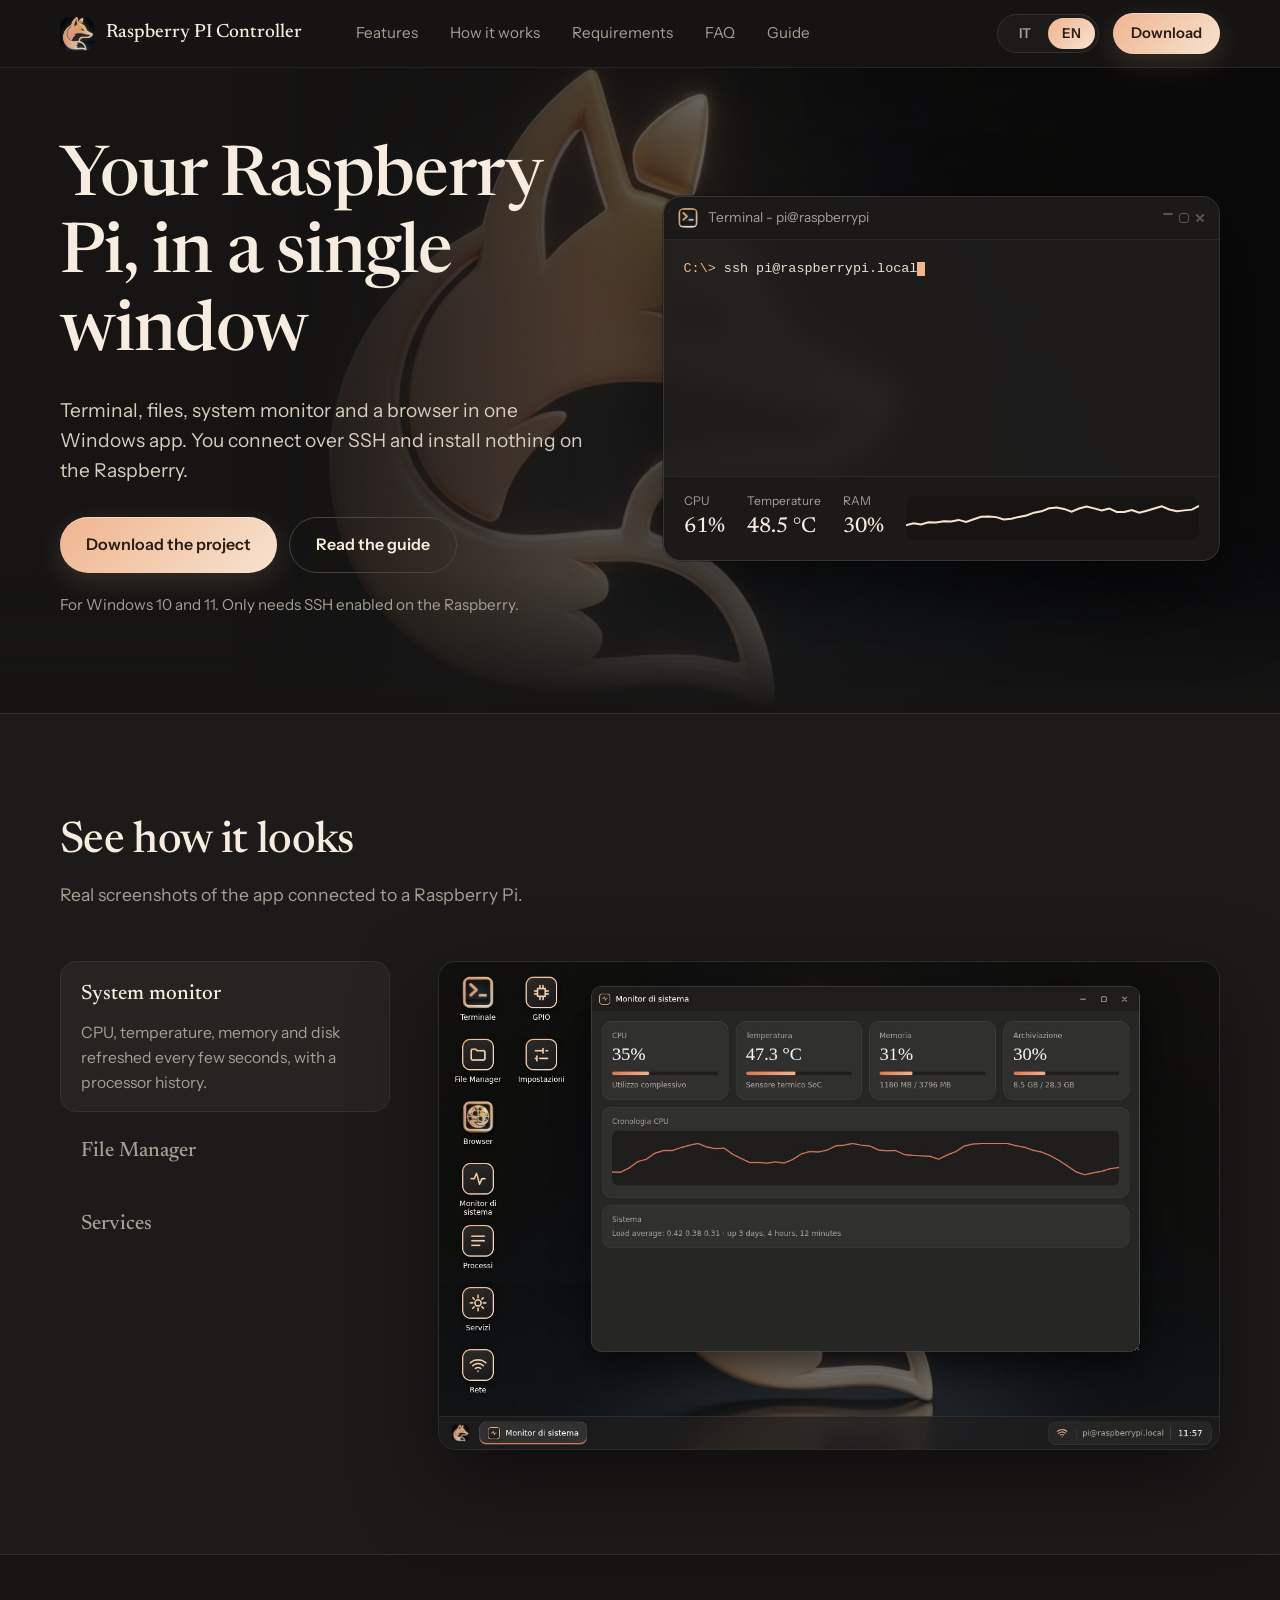
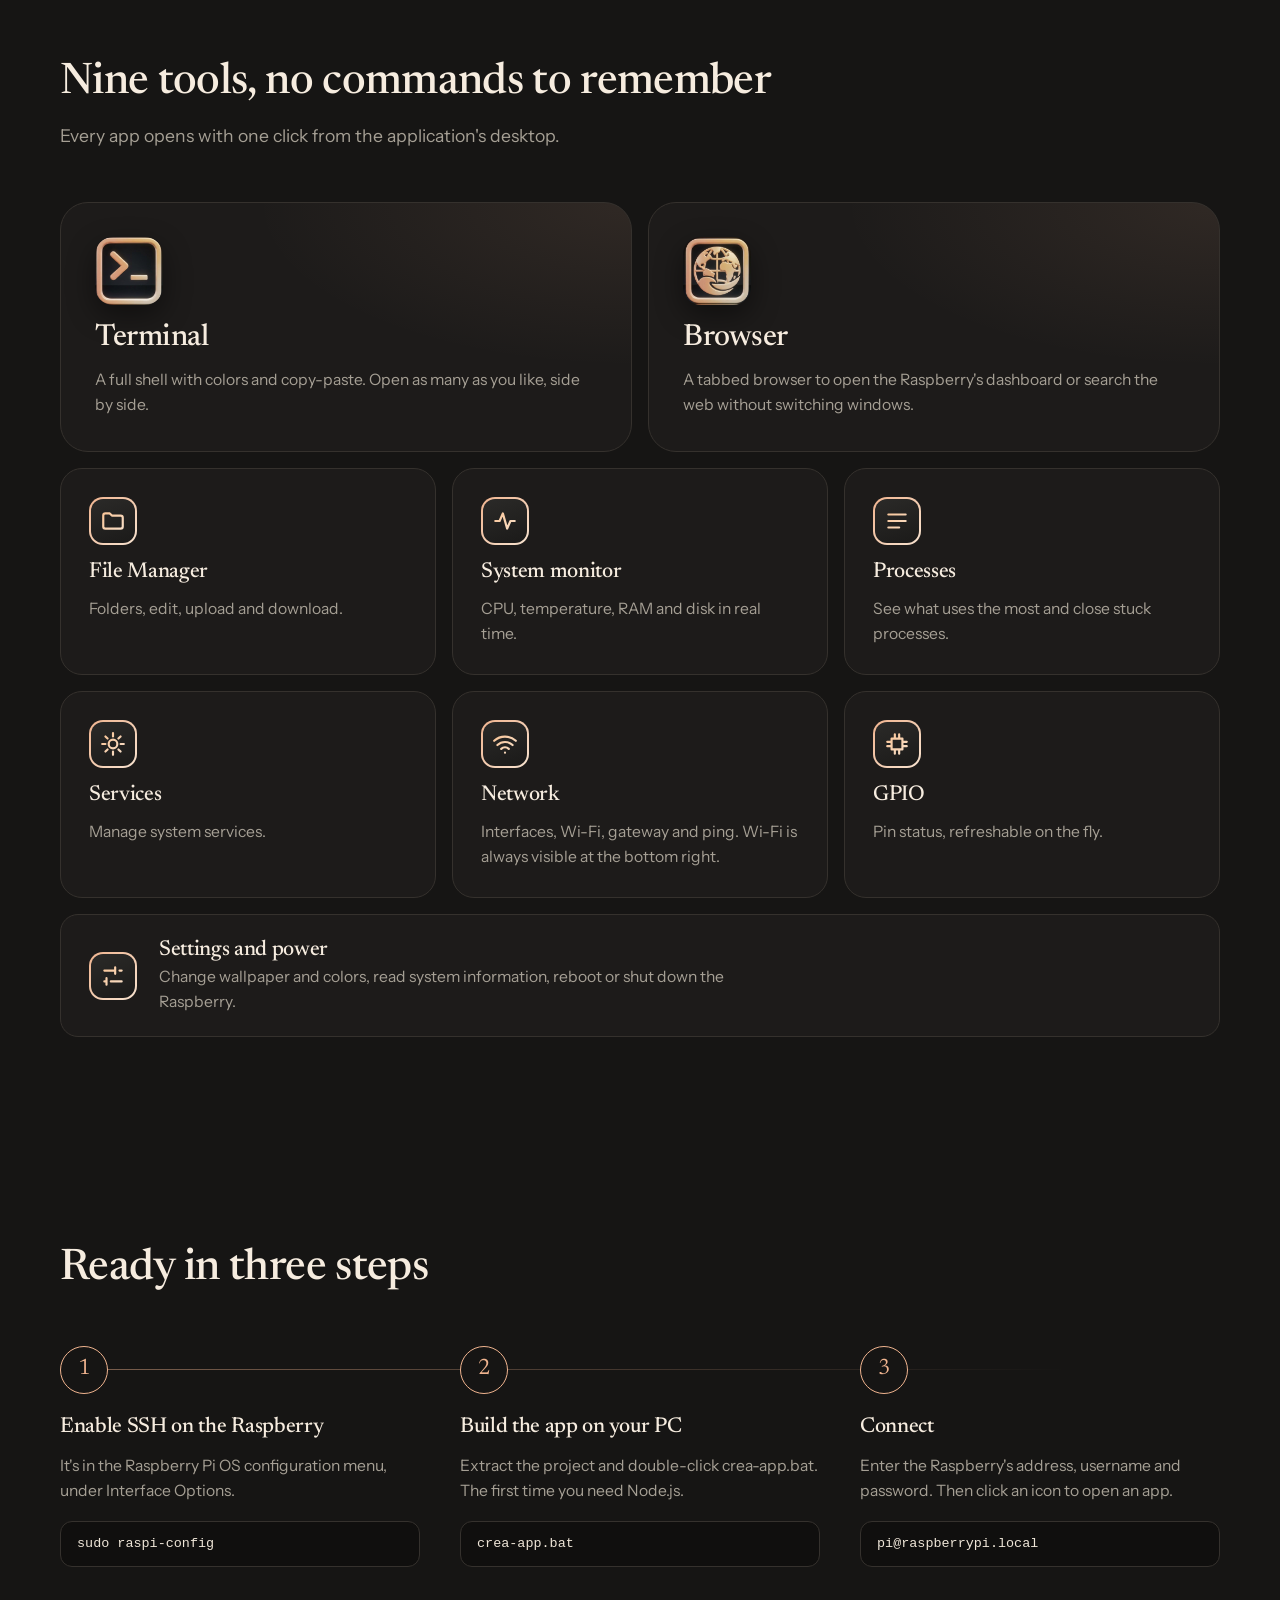
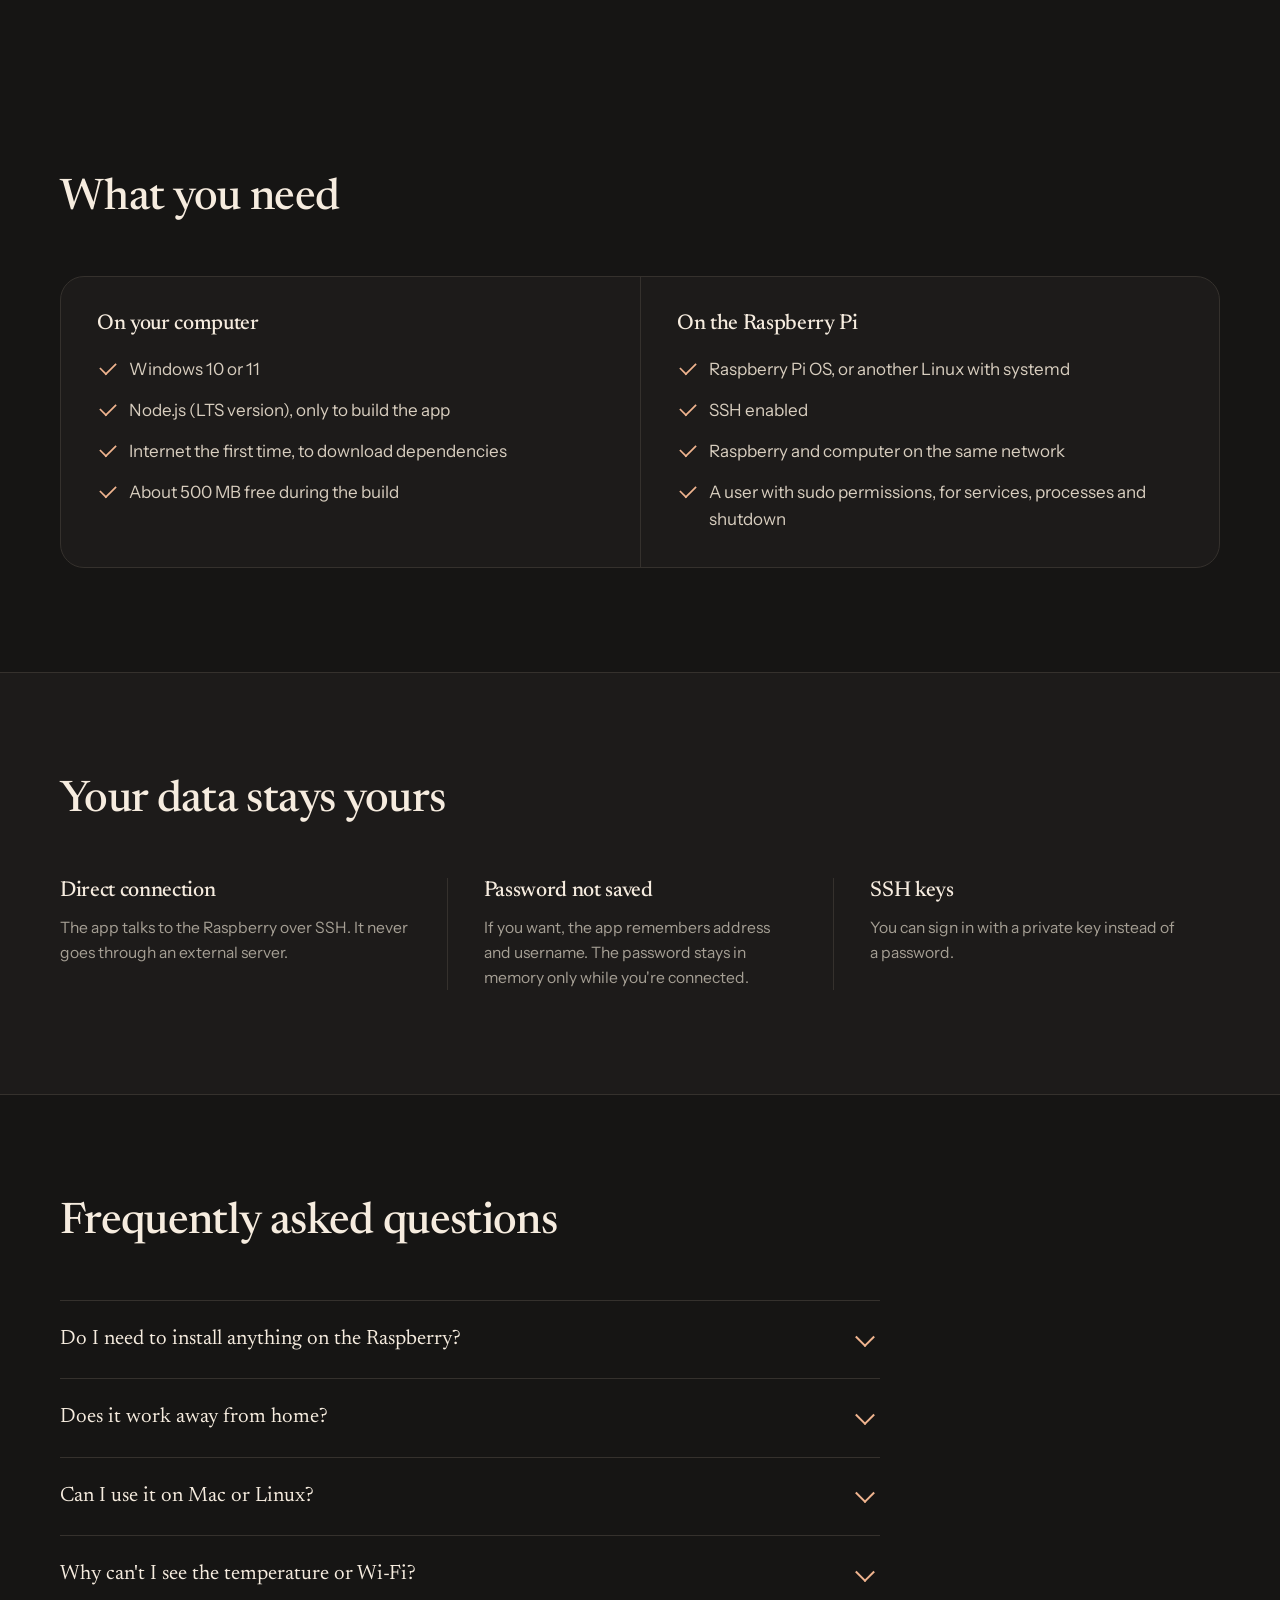
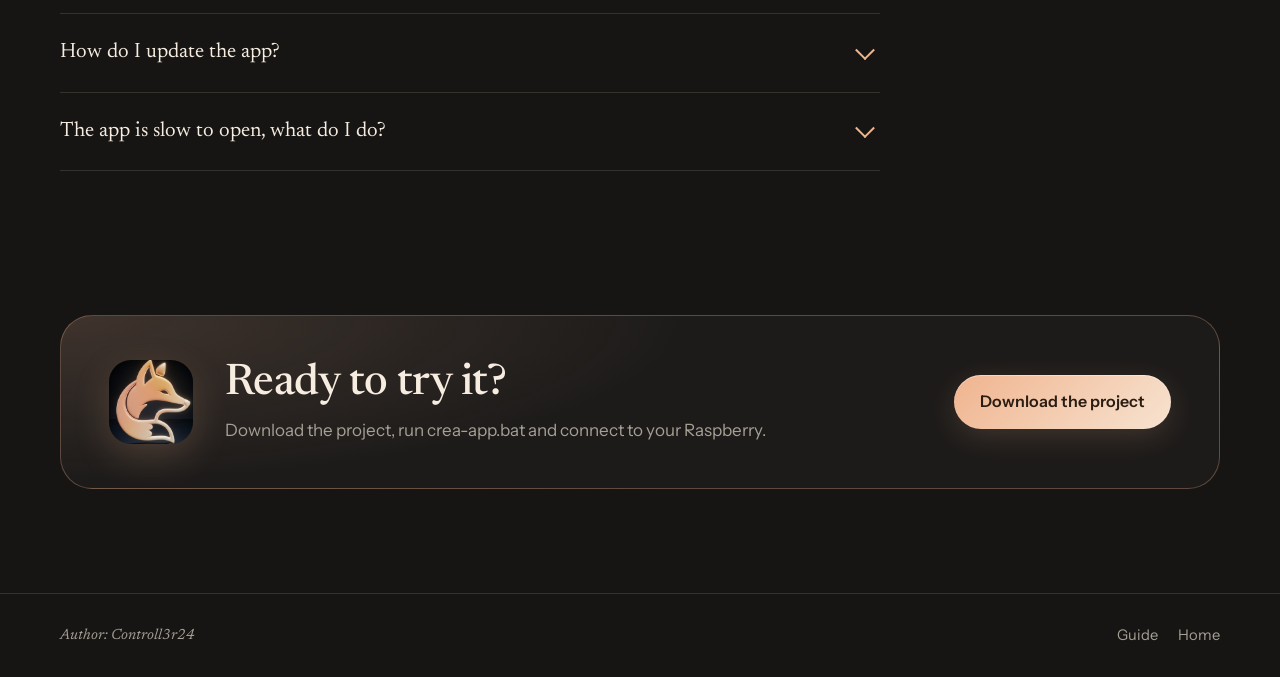
<file: index.html>
<!DOCTYPE html>
<html lang="it" data-title="title.index">
<head>
<meta charset="UTF-8">
<meta name="viewport" content="width=device-width, initial-scale=1">
<title>Raspberry PI Controller</title>
<meta name="description" content="Terminal, files, system monitor and browser for your Raspberry Pi in one Windows app.">
<meta name="theme-color" content="#161514">
<link rel="icon" href="img/icon.png">
<link rel="preconnect" href="https://fonts.googleapis.com">
<link rel="preconnect" href="https://fonts.gstatic.com" crossorigin>
<link href="https://fonts.googleapis.com/css2?family=Instrument+Sans:wght@400;500;600&family=Newsreader:ital,opsz,wght@0,6..72,400..600;1,6..72,400&display=swap" rel="stylesheet">
<link rel="stylesheet" href="css/style.css">
</head>
<body>
<svg width="0" height="0" style="position:absolute" aria-hidden="true">
  <defs>
    <linearGradient id="pg" gradientUnits="userSpaceOnUse" x1="0" y1="0" x2="24" y2="24">
      <stop offset="0" stop-color="#f9c08f"/>
      <stop offset="1" stop-color="#f7e3d0"/>
    </linearGradient>
  </defs>
</svg>

<header class="nav" id="top">
  <div class="wrap nav-in">
    <a class="brand" href="index.html"><img src="img/icon.png" alt=""><span>Raspberry PI Controller</span></a>
    <nav class="links" aria-label="Principale">
      <a href="#funzioni" data-i18n="nav.features">Funzioni</a>
      <a href="#come" data-i18n="nav.how">Come si usa</a>
      <a href="#requisiti" data-i18n="nav.req">Requisiti</a>
      <a href="#faq" data-i18n="nav.faq">Domande</a>
      <a href="guide.html" data-i18n="nav.guide">Guida</a>
    </nav>
    <div class="nav-r">
      <div class="lang" role="group" aria-label="Language" data-active="it">
        <i class="thumb"></i>
        <button type="button" data-lang="it" aria-pressed="true">IT</button>
        <button type="button" data-lang="en" aria-pressed="false">EN</button>
      </div>
      <a class="btn sm" href="download.html" download data-i18n="nav.download">Scarica</a>
    </div>
  </div>
</header>

<main>
  <section class="hero">
    <div class="hero-bg" aria-hidden="true"></div>
    <div class="wrap hero-in">
      <div class="hero-copy">
        <h1 class="in" style="--d:0ms" data-i18n="hero.title">Il tuo Raspberry Pi, in una sola finestra</h1>
        <p class="lead in" style="--d:90ms" data-i18n="hero.sub">Terminale, file, monitor di sistema e browser in un'app per Windows. Ti colleghi con SSH e non installi nulla sul Raspberry.</p>
        <div class="cta in" style="--d:180ms">
          <a class="btn" href="download/Raspberry-PI-Controller.zip" download data-i18n="hero.cta1">Scarica il progetto</a>
          <a class="btn ghost" href="guide.html" data-i18n="hero.cta2">Leggi la guida</a>
        </div>
        <p class="note in" style="--d:260ms" data-i18n="hero.note">Per Windows 10 e 11. Serve solo SSH attivo sul Raspberry.</p>
      </div>

      <div class="demo in" style="--d:340ms" aria-hidden="true">
        <div class="demo-tb">
          <img src="img/terminal.png" alt="">
          <span data-i18n="demo.title">Terminale - pi@raspberrypi</span>
          <span class="demo-c"><i></i><i></i><i></i></span>
        </div>
        <pre class="demo-term" id="term"></pre>
        <div class="demo-stats">
          <div><span data-i18n="demo.cpu">CPU</span><b id="s-cpu">23%</b></div>
          <div><span data-i18n="demo.temp">Temperatura</span><b id="s-temp">47.2 °C</b></div>
          <div><span data-i18n="demo.ram">RAM</span><b id="s-ram">31%</b></div>
          <svg viewBox="0 0 300 60" preserveAspectRatio="none"><polyline id="spark" fill="none" stroke="url(#pg)" stroke-width="2" vector-effect="non-scaling-stroke" points=""/></svg>
        </div>
      </div>
    </div>
  </section>

  <section class="sec show" id="vetrina">
    <div class="wrap">
      <div class="sec-h">
        <h2 data-i18n="show.title">Guarda com'è fatta</h2>
        <p data-i18n="show.sub">Schermate reali dell'app collegata a un Raspberry Pi.</p>
      </div>
      <div class="show-grid">
        <div class="tabs" role="tablist">
          <button class="tab on" role="tab" aria-selected="true" data-shot="monitor">
            <b data-i18n="tab.monitor">Monitor di sistema</b>
            <div class="tab-d"><p data-i18n="tab.monitor.d">CPU, temperatura, memoria e disco aggiornati ogni pochi secondi, con la cronologia del processore.</p></div>
          </button>
          <button class="tab" role="tab" aria-selected="false" data-shot="files">
            <b data-i18n="tab.files">File Manager</b>
            <div class="tab-d"><p data-i18n="tab.files.d">Sfoglia le cartelle del Raspberry, modifica i file di testo, carica e scarica senza scrivere comandi.</p></div>
          </button>
          <button class="tab" role="tab" aria-selected="false" data-shot="services">
            <b data-i18n="tab.services">Servizi</b>
            <div class="tab-d"><p data-i18n="tab.services.d">Avvia, ferma, riavvia o disattiva i servizi di sistema con un clic.</p></div>
          </button>
        </div>
        <div class="frame">
          <img class="shot on" data-shot="monitor" src="img/shot-monitor.jpg" alt="" width="1280" height="800">
          <img class="shot" data-shot="files" src="img/shot-files.jpg" alt="" width="1280" height="800" loading="lazy">
          <img class="shot" data-shot="services" src="img/shot-services.jpg" alt="" width="1280" height="800" loading="lazy">
        </div>
      </div>
    </div>
  </section>

  <section class="sec" id="funzioni">
    <div class="wrap">
      <div class="sec-h">
        <h2 data-i18n="feat.title">Nove strumenti, nessun comando da ricordare</h2>
        <p data-i18n="feat.sub">Ogni app si apre con un clic dal desktop dell'applicazione.</p>
      </div>
      <div class="bento">
        <article class="bc big c3">
          <img class="bc-img" src="img/terminal.png" alt="" width="64" height="64">
          <h3 data-i18n="f.terminal.t">Terminale</h3>
          <p data-i18n="f.terminal.d">Una shell completa con colori e copia-incolla. Ne puoi aprire quante ne vuoi, anche affiancate.</p>
        </article>
        <article class="bc big c3">
          <img class="bc-img" src="img/browser.png" alt="" width="64" height="64">
          <h3 data-i18n="f.browser.t">Browser</h3>
          <p data-i18n="f.browser.d">Un browser con le schede, per aprire la dashboard del Raspberry o cercare sul web senza cambiare finestra.</p>
        </article>
        <article class="bc c2">
          <span class="ico"><svg viewBox="0 0 24 24"><path d="M3 7a2 2 0 0 1 2-2h4l2 2h8a2 2 0 0 1 2 2v8a2 2 0 0 1-2 2H5a2 2 0 0 1-2-2z"/></svg></span>
          <h3 data-i18n="f.files.t">File Manager</h3>
          <p data-i18n="f.files.d">Cartelle, modifica, carica e scarica.</p>
        </article>
        <article class="bc c2">
          <span class="ico"><svg viewBox="0 0 24 24"><path d="M3 12h4l3-7 4 14 3-7h4"/></svg></span>
          <h3 data-i18n="f.monitor.t">Monitor di sistema</h3>
          <p data-i18n="f.monitor.d">CPU, temperatura, RAM e disco in tempo reale.</p>
        </article>
        <article class="bc c2">
          <span class="ico"><svg viewBox="0 0 24 24"><path d="M4 6h16M4 12h16M4 18h10"/></svg></span>
          <h3 data-i18n="f.proc.t">Processi</h3>
          <p data-i18n="f.proc.d">Vedi cosa consuma di più e chiudi i processi bloccati.</p>
        </article>
        <article class="bc c2">
          <span class="ico"><svg viewBox="0 0 24 24"><path d="M12 8a4 4 0 1 0 0 8 4 4 0 0 0 0-8zM12 2v3M12 19v3M2 12h3M19 12h3M5 5l2 2M17 17l2 2M19 5l-2 2M7 17l-2 2"/></svg></span>
          <h3 data-i18n="f.serv.t">Servizi</h3>
          <p data-i18n="f.serv.d">Gestisci i servizi di sistema.</p>
        </article>
        <article class="bc c2">
          <span class="ico"><svg viewBox="0 0 24 24"><path d="M2 9a15 15 0 0 1 20 0M5 13a10 10 0 0 1 14 0M8.5 16.5a5 5 0 0 1 7 0M12 20h.01"/></svg></span>
          <h3 data-i18n="f.net.t">Rete</h3>
          <p data-i18n="f.net.d">Interfacce, Wi-Fi, gateway e ping. Il Wi-Fi è sempre visibile in basso a destra.</p>
        </article>
        <article class="bc c2">
          <span class="ico"><svg viewBox="0 0 24 24"><path d="M7 7h10v10H7zM10 3v4M14 3v4M10 17v4M14 17v4M3 10h4M3 14h4M17 10h4M17 14h4"/></svg></span>
          <h3 data-i18n="f.gpio.t">GPIO</h3>
          <p data-i18n="f.gpio.d">Lo stato dei pin, aggiornabile al volo.</p>
        </article>
        <article class="bc wide c6">
          <span class="ico"><svg viewBox="0 0 24 24"><path d="M4 7h10M18 7h2M4 17h2M10 17h10M14 4v6M6 14v6"/></svg></span>
          <div>
            <h3 data-i18n="f.set.t">Impostazioni e alimentazione</h3>
            <p data-i18n="f.set.d">Cambia sfondo e colori, leggi le informazioni del sistema, riavvia o spegni il Raspberry.</p>
          </div>
        </article>
      </div>
    </div>
  </section>

  <section class="sec" id="come">
    <div class="wrap">
      <div class="sec-h">
        <h2 data-i18n="how.title">Pronto in tre passi</h2>
      </div>
      <ol class="steps">
        <li>
          <span class="n">1</span>
          <h3 data-i18n="how.s1.t">Attiva SSH sul Raspberry</h3>
          <p data-i18n="how.s1.d">Si fa dal menu di configurazione di Raspberry Pi OS, in Interface Options.</p>
          <div class="code sm"><pre><code>sudo raspi-config</code></pre></div>
        </li>
        <li>
          <span class="n">2</span>
          <h3 data-i18n="how.s2.t">Crea l'app sul tuo PC</h3>
          <p data-i18n="how.s2.d">Estrai il progetto e fai doppio clic su crea-app.bat. Alla prima volta serve Node.js.</p>
          <div class="code sm"><pre><code>crea-app.bat</code></pre></div>
        </li>
        <li>
          <span class="n">3</span>
          <h3 data-i18n="how.s3.t">Collegati</h3>
          <p data-i18n="how.s3.d">Scrivi indirizzo, username e password del Raspberry. Poi clicca un'icona per aprire un'app.</p>
          <div class="code sm"><pre><code>pi@raspberrypi.local</code></pre></div>
        </li>
      </ol>
    </div>
  </section>

  <section class="sec" id="requisiti">
    <div class="wrap">
      <div class="sec-h">
        <h2 data-i18n="req.title">Cosa ti serve</h2>
      </div>
      <div class="req">
        <div>
          <h3 data-i18n="req.pc.t">Sul computer</h3>
          <ul class="checks">
            <li data-i18n="req.pc.1">Windows 10 o 11</li>
            <li data-i18n="req.pc.2">Node.js (versione LTS), solo per creare l'app</li>
            <li data-i18n="req.pc.3">Internet la prima volta, per scaricare le dipendenze</li>
            <li data-i18n="req.pc.4">Circa 500 MB liberi durante la creazione</li>
          </ul>
        </div>
        <div>
          <h3 data-i18n="req.pi.t">Sul Raspberry Pi</h3>
          <ul class="checks">
            <li data-i18n="req.pi.1">Raspberry Pi OS, o un altro Linux con systemd</li>
            <li data-i18n="req.pi.2">SSH attivo</li>
            <li data-i18n="req.pi.3">Raspberry e computer sulla stessa rete</li>
            <li data-i18n="req.pi.4">Un utente con permessi sudo, per servizi, processi e spegnimento</li>
          </ul>
        </div>
      </div>
    </div>
  </section>

  <section class="sec safe">
    <div class="wrap">
      <div class="sec-h">
        <h2 data-i18n="safe.title">I tuoi dati restano tuoi</h2>
      </div>
      <div class="safe-grid">
        <div>
          <h3 data-i18n="safe.1.t">Collegamento diretto</h3>
          <p data-i18n="safe.1.d">L'app parla con il Raspberry tramite SSH. Non passa da nessun server esterno.</p>
        </div>
        <div>
          <h3 data-i18n="safe.2.t">Password non salvata</h3>
          <p data-i18n="safe.2.d">Se vuoi, l'app ricorda indirizzo e username. La password resta in memoria solo finché sei collegato.</p>
        </div>
        <div>
          <h3 data-i18n="safe.3.t">Chiavi SSH</h3>
          <p data-i18n="safe.3.d">Puoi entrare con una chiave privata invece che con la password.</p>
        </div>
      </div>
    </div>
  </section>

  <section class="sec" id="faq">
    <div class="wrap narrow">
      <div class="sec-h">
        <h2 data-i18n="faq.title">Domande frequenti</h2>
      </div>
      <div class="faq">
        <details><summary data-i18n="faq.q1">Devo installare qualcosa sul Raspberry?</summary><p data-i18n="faq.a1">No. Basta che SSH sia attivo.</p></details>
        <details><summary data-i18n="faq.q2">Funziona anche fuori casa?</summary><p data-i18n="faq.a2">Sì, se il Raspberry è raggiungibile dal tuo computer, per esempio con una VPN come Tailscale o WireGuard. L'app non apre porte da sola.</p></details>
        <details><summary data-i18n="faq.q3">Posso usarla su Mac o Linux?</summary><p data-i18n="faq.a3">Il file crea-app.bat è per Windows. Il progetto è fatto con Electron, quindi con npm start si può avviare anche altrove, ma non è stato provato.</p></details>
        <details><summary data-i18n="faq.q4">Perché non vedo la temperatura o il Wi-Fi?</summary><p data-i18n="faq.a4">Alcuni dati dipendono dal modello e dal sistema. Con il collegamento via cavo, il Wi-Fi risulta non connesso.</p></details>
        <details><summary data-i18n="faq.q5">Come aggiorno l'app?</summary><p data-i18n="faq.a5">Scarica la nuova versione del progetto e lancia di nuovo crea-app.bat: l'installazione sostituisce la precedente.</p></details>
        <details><summary data-i18n="faq.q6">L'app è lenta ad aprirsi, cosa faccio?</summary><p data-i18n="faq.a6">Usa la versione installata da crea-app.bat. Si avvia molto più in fretta della versione portatile, che ogni volta si decomprime da capo.</p></details>
      </div>
    </div>
  </section>

  <section class="sec cta-sec">
    <div class="wrap">
      <div class="cta-box">
        <img src="img/icon.png" alt="" width="84" height="84">
        <div>
          <h2 data-i18n="cta.title">Pronto a provarla?</h2>
          <p data-i18n="cta.sub">Scarica il progetto, esegui crea-app.bat e collegati al tuo Raspberry.</p>
        </div>
        <a class="btn" href="download/Raspberry-PI-Controller.zip" download data-i18n="cta.btn">Scarica il progetto</a>
      </div>
    </div>
  </section>
</main>

<footer class="foot">
  <div class="wrap foot-in">
    <span data-i18n="foot.author">Autore: Controll3r24</span>
    <nav><a href="guide.html" data-i18n="nav.guide">Guida</a><a href="#top" data-i18n="nav.home">Home</a></nav>
  </div>
</footer>

<script src="js/i18n.js"></script>
<script src="js/main.js"></script>
</body>
</html>
</file>
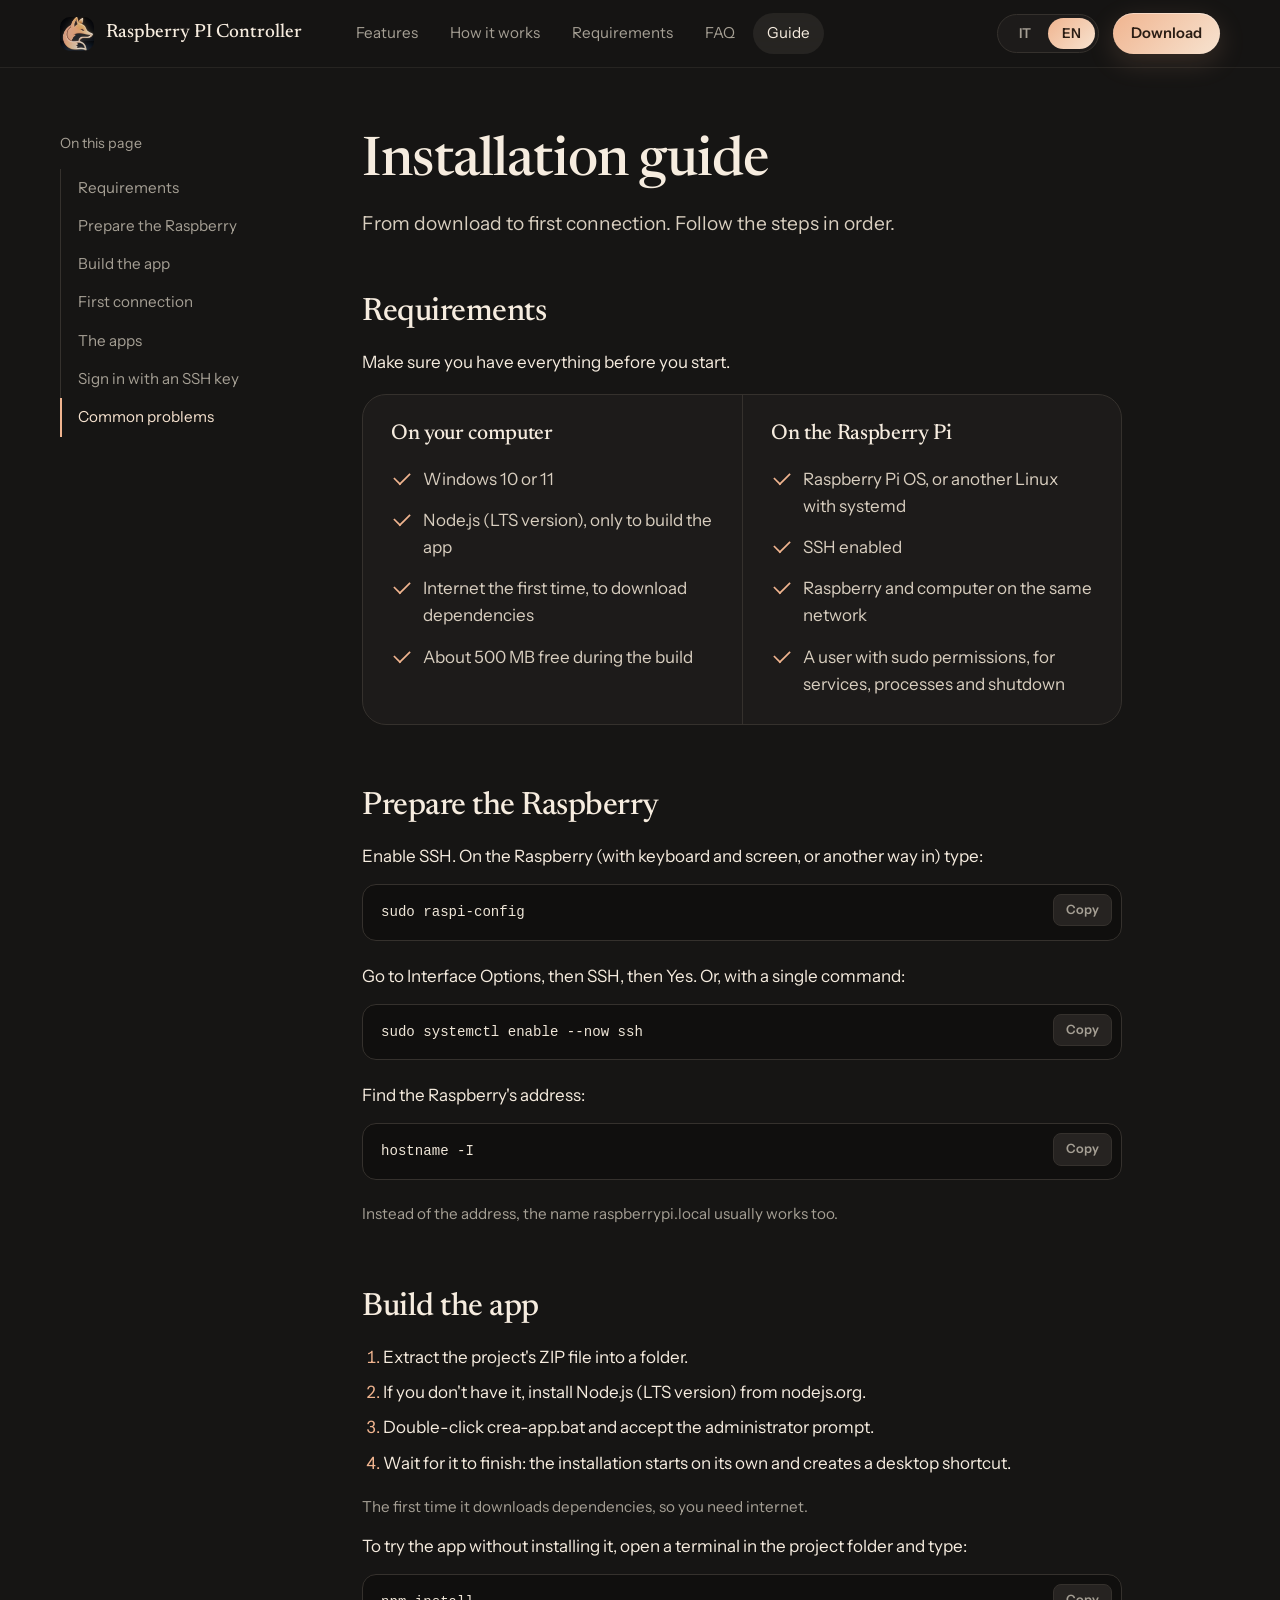
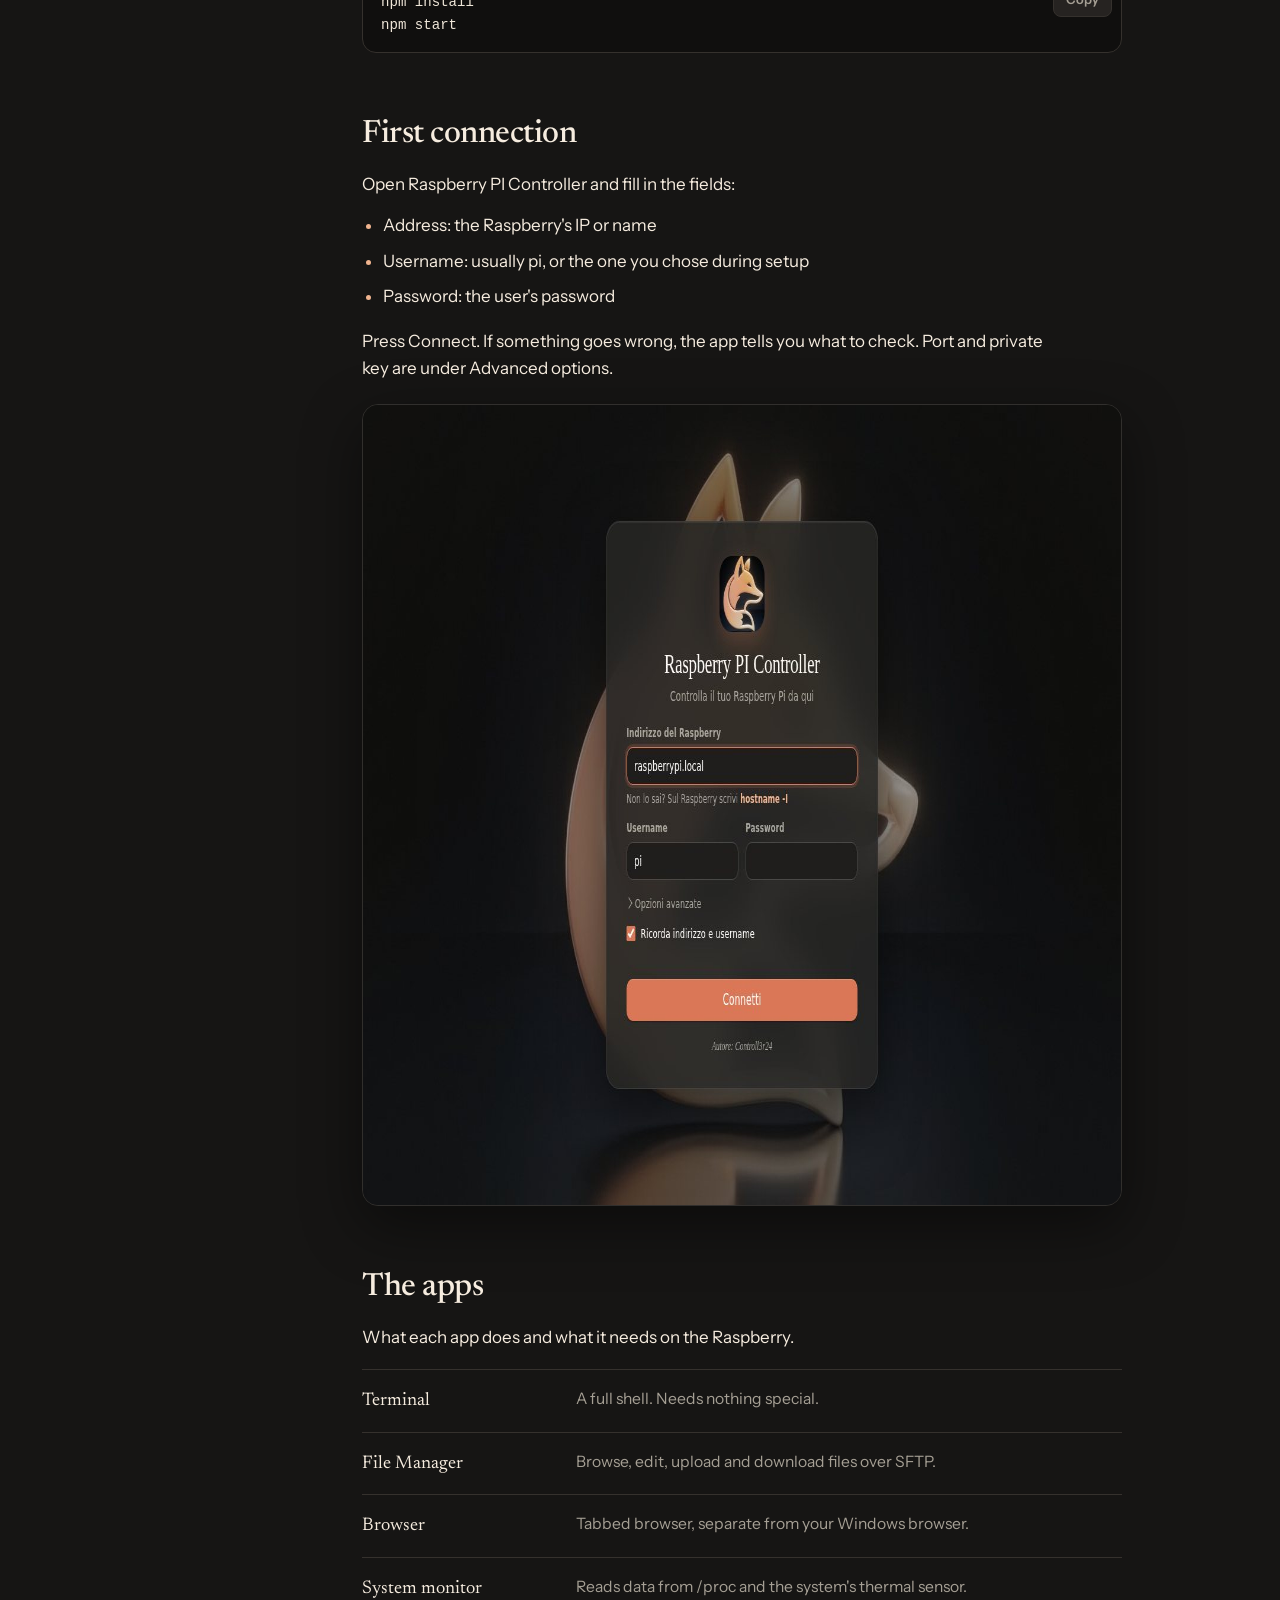
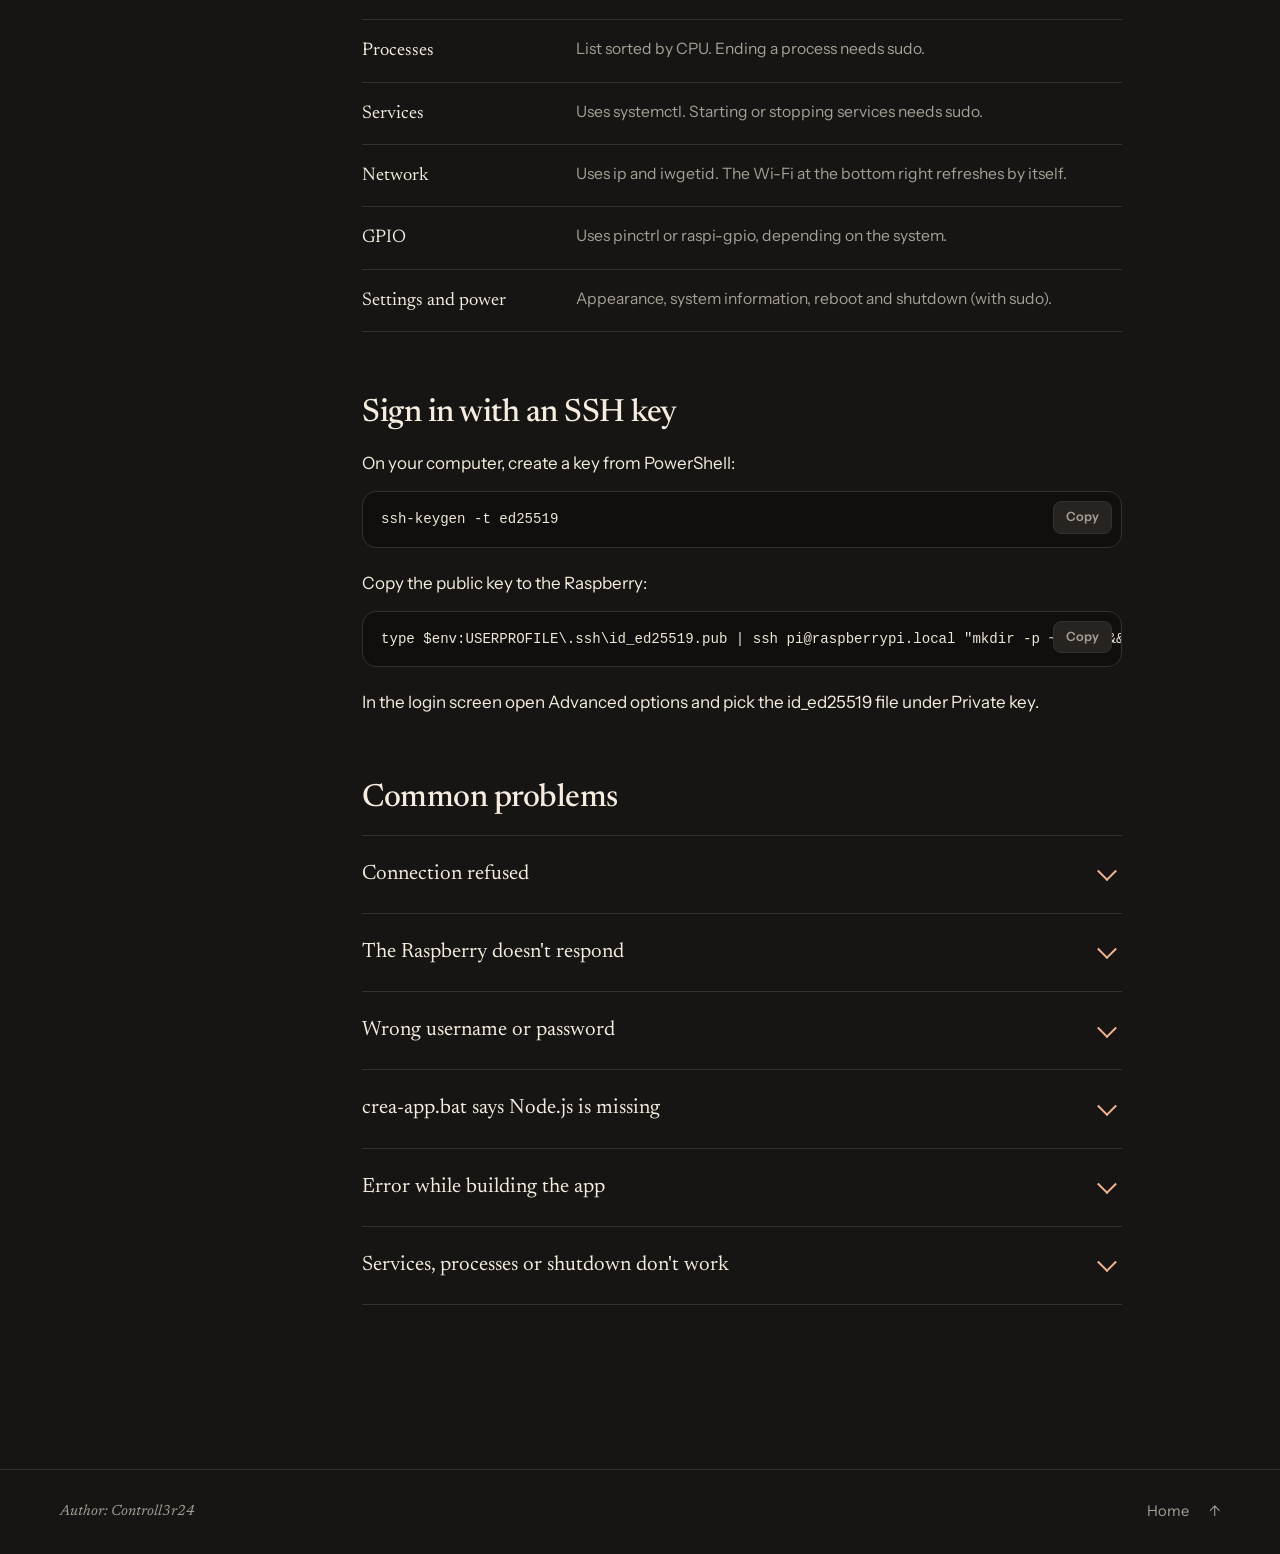
<file: guide.html>
<!DOCTYPE html>
<html lang="it" data-title="title.guide">
<head>
<meta charset="UTF-8">
<meta name="viewport" content="width=device-width, initial-scale=1">
<title>Guida - Raspberry PI Controller</title>
<meta name="theme-color" content="#161514">
<link rel="icon" href="img/icon.png">
<link rel="preconnect" href="https://fonts.googleapis.com">
<link rel="preconnect" href="https://fonts.gstatic.com" crossorigin>
<link href="https://fonts.googleapis.com/css2?family=Instrument+Sans:wght@400;500;600&family=Newsreader:ital,opsz,wght@0,6..72,400..600;1,6..72,400&display=swap" rel="stylesheet">
<link rel="stylesheet" href="css/style.css">
</head>
<body class="page-guide">
<header class="nav" id="top">
  <div class="wrap nav-in">
    <a class="brand" href="index.html"><img src="img/icon.png" alt=""><span>Raspberry PI Controller</span></a>
    <nav class="links" aria-label="Principale">
      <a href="index.html#funzioni" data-i18n="nav.features">Funzioni</a>
      <a href="index.html#come" data-i18n="nav.how">Come si usa</a>
      <a href="index.html#requisiti" data-i18n="nav.req">Requisiti</a>
      <a href="index.html#faq" data-i18n="nav.faq">Domande</a>
      <a href="guide.html" class="cur" data-i18n="nav.guide">Guida</a>
    </nav>
    <div class="nav-r">
      <div class="lang" role="group" aria-label="Language" data-active="it">
        <i class="thumb"></i>
        <button type="button" data-lang="it" aria-pressed="true">IT</button>
        <button type="button" data-lang="en" aria-pressed="false">EN</button>
      </div>
      <a class="btn sm" href="download/Raspberry-PI-Controller.zip" download data-i18n="nav.download">Scarica</a>
    </div>
  </div>
</header>

<main class="wrap guide">
  <aside class="toc">
    <p class="toc-h" data-i18n="g.toc">In questa pagina</p>
    <nav>
      <a href="#req" data-i18n="g.t.req">Requisiti</a>
      <a href="#pi" data-i18n="g.t.pi">Prepara il Raspberry</a>
      <a href="#build" data-i18n="g.t.build">Crea l'app</a>
      <a href="#first" data-i18n="g.t.first">Primo collegamento</a>
      <a href="#apps" data-i18n="g.t.apps">Le app</a>
      <a href="#key" data-i18n="g.t.key">Accesso con chiave SSH</a>
      <a href="#fix" data-i18n="g.t.fix">Problemi comuni</a>
    </nav>
  </aside>

  <article class="doc">
    <header class="doc-h">
      <h1 data-i18n="g.title">Guida all'installazione</h1>
      <p class="lead" data-i18n="g.lead">Dal download al primo collegamento. Segui i passi in ordine.</p>
    </header>

    <section id="req">
      <h2 data-i18n="g.t.req">Requisiti</h2>
      <p data-i18n="g.req.p">Controlla di avere tutto prima di cominciare.</p>
      <div class="req">
        <div>
          <h3 data-i18n="req.pc.t">Sul computer</h3>
          <ul class="checks">
            <li data-i18n="req.pc.1">Windows 10 o 11</li>
            <li data-i18n="req.pc.2">Node.js (versione LTS), solo per creare l'app</li>
            <li data-i18n="req.pc.3">Internet la prima volta, per scaricare le dipendenze</li>
            <li data-i18n="req.pc.4">Circa 500 MB liberi durante la creazione</li>
          </ul>
        </div>
        <div>
          <h3 data-i18n="req.pi.t">Sul Raspberry Pi</h3>
          <ul class="checks">
            <li data-i18n="req.pi.1">Raspberry Pi OS, o un altro Linux con systemd</li>
            <li data-i18n="req.pi.2">SSH attivo</li>
            <li data-i18n="req.pi.3">Raspberry e computer sulla stessa rete</li>
            <li data-i18n="req.pi.4">Un utente con permessi sudo, per servizi, processi e spegnimento</li>
          </ul>
        </div>
      </div>
    </section>

    <section id="pi">
      <h2 data-i18n="g.t.pi">Prepara il Raspberry</h2>
      <p data-i18n="g.pi.p1">Attiva SSH. Dal Raspberry (con tastiera e schermo, o da un altro accesso) scrivi:</p>
      <div class="code"><pre><code>sudo raspi-config</code></pre><button class="copy" type="button">Copia</button></div>
      <p data-i18n="g.pi.p2">Vai su Interface Options, poi SSH, poi Sì. In alternativa, con un solo comando:</p>
      <div class="code"><pre><code>sudo systemctl enable --now ssh</code></pre><button class="copy" type="button">Copia</button></div>
      <p data-i18n="g.pi.p3">Trova l'indirizzo del Raspberry:</p>
      <div class="code"><pre><code>hostname -I</code></pre><button class="copy" type="button">Copia</button></div>
      <p class="muted" data-i18n="g.pi.p4">Al posto dell'indirizzo, di solito funziona anche il nome raspberrypi.local.</p>
    </section>

    <section id="build">
      <h2 data-i18n="g.t.build">Crea l'app</h2>
      <ol class="list">
        <li data-i18n="g.b.1">Estrai il file ZIP del progetto in una cartella.</li>
        <li data-i18n="g.b.2">Se non lo hai, installa Node.js (versione LTS) da nodejs.org.</li>
        <li data-i18n="g.b.3">Fai doppio clic su crea-app.bat e conferma la richiesta di amministratore.</li>
        <li data-i18n="g.b.4">Aspetta la fine: l'installazione parte da sola e crea il collegamento sul desktop.</li>
      </ol>
      <p class="muted" data-i18n="g.b.note">La prima volta vengono scaricate le dipendenze, quindi serve internet.</p>
      <p data-i18n="g.b.dev">Per provare l'app senza installarla, apri un terminale nella cartella del progetto e scrivi:</p>
      <div class="code"><pre><code>npm install
npm start</code></pre><button class="copy" type="button">Copia</button></div>
    </section>

    <section id="first">
      <h2 data-i18n="g.t.first">Primo collegamento</h2>
      <p data-i18n="g.f.p1">Apri Raspberry PI Controller e compila i campi:</p>
      <ul class="list">
        <li data-i18n="g.f.1">Indirizzo: l'IP o il nome del Raspberry</li>
        <li data-i18n="g.f.2">Username: di solito pi, oppure quello scelto in installazione</li>
        <li data-i18n="g.f.3">Password: quella dell'utente</li>
      </ul>
      <p data-i18n="g.f.p2">Premi Connetti. Se qualcosa non va, l'app ti dice cosa controllare. Porta e chiave privata sono in Opzioni avanzate.</p>
      <figure class="shot-f"><img src="img/shot-login.jpg" alt="" width="1280" height="800" loading="lazy"></figure>
    </section>

    <section id="apps">
      <h2 data-i18n="g.t.apps">Le app</h2>
      <p data-i18n="g.a.p">Cosa fa ogni app e cosa richiede sul Raspberry.</p>
      <dl class="dl">
        <div><dt data-i18n="f.terminal.t">Terminale</dt><dd data-i18n="g.a.terminal">Una shell completa. Non richiede nulla di speciale.</dd></div>
        <div><dt data-i18n="f.files.t">File Manager</dt><dd data-i18n="g.a.files">Sfoglia, modifica, carica e scarica file tramite SFTP.</dd></div>
        <div><dt data-i18n="f.browser.t">Browser</dt><dd data-i18n="g.a.browser">Browser a schede, separato dal tuo browser di Windows.</dd></div>
        <div><dt data-i18n="f.monitor.t">Monitor di sistema</dt><dd data-i18n="g.a.monitor">Legge i dati da /proc e dal sensore termico del sistema.</dd></div>
        <div><dt data-i18n="f.proc.t">Processi</dt><dd data-i18n="g.a.proc">Elenco ordinato per CPU. Per terminare un processo serve sudo.</dd></div>
        <div><dt data-i18n="f.serv.t">Servizi</dt><dd data-i18n="g.a.serv">Usa systemctl. Per avviare o fermare servizi serve sudo.</dd></div>
        <div><dt data-i18n="f.net.t">Rete</dt><dd data-i18n="g.a.net">Usa ip e iwgetid. Il Wi-Fi in basso a destra si aggiorna da solo.</dd></div>
        <div><dt data-i18n="f.gpio.t">GPIO</dt><dd data-i18n="g.a.gpio">Usa pinctrl o raspi-gpio, a seconda del sistema.</dd></div>
        <div><dt data-i18n="f.set.t">Impostazioni e alimentazione</dt><dd data-i18n="g.a.set">Aspetto, informazioni di sistema, riavvio e spegnimento (con sudo).</dd></div>
      </dl>
    </section>

    <section id="key">
      <h2 data-i18n="g.t.key">Accesso con chiave SSH</h2>
      <p data-i18n="g.k.p1">Sul tuo computer crea una chiave, da PowerShell:</p>
      <div class="code"><pre><code>ssh-keygen -t ed25519</code></pre><button class="copy" type="button">Copia</button></div>
      <p data-i18n="g.k.p2">Copia la chiave pubblica sul Raspberry:</p>
      <div class="code"><pre><code>type $env:USERPROFILE\.ssh\id_ed25519.pub | ssh pi@raspberrypi.local "mkdir -p ~/.ssh &amp;&amp; cat &gt;&gt; ~/.ssh/authorized_keys"</code></pre><button class="copy" type="button">Copia</button></div>
      <p data-i18n="g.k.p3">Nel login apri Opzioni avanzate e scegli il file id_ed25519 in Chiave privata.</p>
    </section>

    <section id="fix">
      <h2 data-i18n="g.t.fix">Problemi comuni</h2>
      <div class="faq">
        <details><summary data-i18n="g.x.1.t">Connessione rifiutata</summary><p data-i18n="g.x.1.d">SSH non è attivo sul Raspberry. Torna a Prepara il Raspberry.</p></details>
        <details><summary data-i18n="g.x.2.t">Il Raspberry non risponde</summary><p data-i18n="g.x.2.d">Controlla che sia acceso e sulla stessa rete. Prova con l'indirizzo IP invece del nome.</p></details>
        <details><summary data-i18n="g.x.3.t">Username o password non corretti</summary><p data-i18n="g.x.3.d">Controlla maiuscole e minuscole. Sulle versioni recenti di Raspberry Pi OS l'utente pi non esiste più: usa quello creato in installazione.</p></details>
        <details><summary data-i18n="g.x.4.t">crea-app.bat dice che Node.js non c'è</summary><p data-i18n="g.x.4.d">Installa Node.js, poi chiudi e riapri il file.</p></details>
        <details><summary data-i18n="g.x.5.t">Errore durante la creazione dell'app</summary><p data-i18n="g.x.5.d">Il file va eseguito come amministratore e lo chiede da solo. Controlla anche l'antivirus e la connessione a internet.</p></details>
        <details><summary data-i18n="g.x.6.t">Servizi, processi o spegnimento non funzionano</summary><p data-i18n="g.x.6.d">L'utente deve poter usare sudo. Per i comandi sudo l'app usa la password inserita al login.</p></details>
      </div>
    </section>
  </article>
</main>

<footer class="foot">
  <div class="wrap foot-in">
    <span data-i18n="foot.author">Autore: Controll3r24</span>
    <nav><a href="index.html" data-i18n="nav.home">Home</a><a href="#top">↑</a></nav>
  </div>
</footer>

<script src="js/i18n.js"></script>
<script src="js/main.js"></script>
</body>
</html>
</file>
<file: css/style.css>
:root {
  --bg: #161514;
  --s1: #1d1b1a;
  --s2: #262321;
  --line: #35312d;
  --tx: #f6ecdf;
  --mu: #a59f94;
  --pe: #f0b48f;
  --pl: #f7e3d0;
  --ter: #d97757;
  --serif: "Newsreader", "Iowan Old Style", Georgia, "Times New Roman", serif;
  --sans: "Instrument Sans", "Segoe UI", system-ui, -apple-system, sans-serif;
  --mono: ui-monospace, "Cascadia Mono", "SF Mono", Consolas, Menlo, monospace;
  --nav: 68px;
}
* { box-sizing: border-box; margin: 0; padding: 0; }
html { scroll-behavior: smooth; scroll-padding-top: calc(var(--nav) + 24px); }
body { background: var(--bg); color: var(--tx); font-family: var(--sans); font-size: 17px; line-height: 1.6; -webkit-font-smoothing: antialiased; overflow-x: hidden; }
img { max-width: 100%; display: block; }
a { color: inherit; text-decoration: none; }
button { font: inherit; color: inherit; background: none; border: 0; cursor: pointer; }
:focus-visible { outline: 2px solid var(--pe); outline-offset: 3px; border-radius: 6px; }
::selection { background: rgba(240, 180, 143, .3); }
.wrap { width: min(1160px, 100% - 48px); margin-inline: auto; }
.wrap.narrow .faq { max-width: 820px; }

h1, h2, h3 { font-family: var(--serif); font-weight: 500; letter-spacing: -.015em; line-height: 1.12; }
h1 { font-size: clamp(2.6rem, 5.4vw, 4.5rem); }
h2 { font-size: clamp(1.9rem, 3.4vw, 2.8rem); }
h3 { font-size: 1.35rem; line-height: 1.25; }
p { max-width: 62ch; }
.lead { font-size: 1.2rem; color: #d8cebf; line-height: 1.55; }
.muted, .note { color: var(--mu); font-size: .95rem; }

.btn { display: inline-flex; align-items: center; justify-content: center; gap: 8px; padding: 14px 26px; border-radius: 999px; font-weight: 600; font-size: 1rem; color: #2a1d14; background: linear-gradient(135deg, var(--pe), var(--pl)); box-shadow: 0 1px 0 rgba(255,255,255,.4) inset, 0 8px 28px rgba(240, 180, 143, .16); transition: transform .15s, box-shadow .2s, filter .2s; white-space: nowrap; }
.btn:hover { filter: brightness(1.05); box-shadow: 0 1px 0 rgba(255,255,255,.4) inset, 0 10px 36px rgba(240, 180, 143, .28); }
.btn:active { transform: scale(.97); }
.btn.ghost { background: transparent; color: var(--tx); box-shadow: none; border: 1px solid #4a443d; }
.btn.ghost:hover { background: rgba(246, 236, 223, .06); border-color: #6a6258; filter: none; }
.btn.sm { padding: 9px 18px; font-size: .92rem; }

.nav { position: sticky; top: 0; z-index: 50; height: var(--nav); background: rgba(22, 21, 20, .78); backdrop-filter: blur(16px) saturate(1.3); border-bottom: 1px solid rgba(246, 236, 223, .07); }
.nav-in { height: 100%; display: flex; align-items: center; gap: 28px; }
.brand { display: flex; align-items: center; gap: 12px; font-family: var(--serif); font-size: 1.2rem; font-weight: 500; white-space: nowrap; }
.brand img { width: 34px; height: 34px; border-radius: 10px; }
.links { display: flex; gap: 4px; margin-left: 12px; }
.links a { padding: 8px 14px; border-radius: 999px; font-size: .95rem; color: var(--mu); transition: color .15s, background .15s; }
.links a:hover, .links a.cur { color: var(--tx); background: rgba(246, 236, 223, .07); }
.nav-r { margin-left: auto; display: flex; align-items: center; gap: 14px; }

.lang { position: relative; display: inline-grid; grid-template-columns: 1fr 1fr; padding: 3px; border-radius: 999px; background: var(--s1); border: 1px solid var(--line); }
.lang button { position: relative; z-index: 1; padding: 5px 14px; font-size: .85rem; font-weight: 600; color: var(--mu); border-radius: 999px; transition: color .25s; }
.lang button[aria-pressed="true"] { color: #2a1d14; }
.lang .thumb { position: absolute; top: 3px; bottom: 3px; left: 3px; width: calc(50% - 3px); border-radius: 999px; background: linear-gradient(135deg, var(--pe), var(--pl)); transition: transform .35s cubic-bezier(.5, 1.4, .5, 1); }
.lang[data-active="en"] .thumb { transform: translateX(100%); }

.hero { position: relative; padding: 72px 0 96px; overflow: hidden; }
.hero-bg { position: absolute; inset: 0; background: url(../img/background.jpg) 82% 38% / auto 118% no-repeat; opacity: .5; -webkit-mask-image: linear-gradient(90deg, transparent 18%, #000 70%); mask-image: linear-gradient(90deg, transparent 18%, #000 70%); animation: glow 2.4s ease-out both; }
.hero::after { content: ""; position: absolute; left: 0; right: 0; bottom: 0; height: 140px; background: linear-gradient(transparent, var(--bg)); pointer-events: none; }
.hero-in { position: relative; z-index: 1; display: grid; grid-template-columns: minmax(0, 1fr) minmax(0, 1.02fr); gap: 56px; align-items: center; }
.hero-copy h1 { max-width: 13ch; }
.hero-copy .lead { margin: 24px 0 32px; max-width: 46ch; }
.cta { display: flex; flex-wrap: wrap; gap: 12px; }
.note { margin-top: 20px; }

.in { opacity: 0; transform: translateY(16px); animation: rise .8s cubic-bezier(.2, .7, .2, 1) forwards; animation-delay: var(--d, 0ms); }
@keyframes rise { to { opacity: 1; transform: none; } }
@keyframes glow { from { opacity: 0; transform: scale(1.06); } to { opacity: .5; transform: none; } }

.demo { background: rgba(31, 30, 29, .92); border: 1px solid rgba(246, 236, 223, .12); border-radius: 18px; box-shadow: 0 30px 80px rgba(0, 0, 0, .55), 0 0 0 1px rgba(0,0,0,.3); overflow: hidden; backdrop-filter: blur(10px); }
.demo-tb { display: flex; align-items: center; gap: 10px; padding: 10px 14px; background: #1b1a19; border-bottom: 1px solid rgba(246, 236, 223, .07); font-size: .85rem; color: var(--mu); }
.demo-tb img { width: 20px; height: 20px; border-radius: 6px; }
.demo-c { margin-left: auto; display: flex; gap: 6px; }
.demo-c i { width: 10px; height: 2px; background: #5a554e; border-radius: 2px; }
.demo-c i:nth-child(2) { height: 10px; width: 10px; background: none; border: 1.5px solid #5a554e; border-radius: 3px; }
.demo-c i:nth-child(3) { width: 10px; height: 10px; background: none; position: relative; }
.demo-c i:nth-child(3)::before, .demo-c i:nth-child(3)::after { content: ""; position: absolute; left: 0; top: 4px; width: 10px; height: 1.5px; background: #5a554e; transform: rotate(45deg); }
.demo-c i:nth-child(3)::after { transform: rotate(-45deg); }
.demo-term { font-family: var(--mono); font-size: .84rem; line-height: 1.65; padding: 18px 20px; min-height: 236px; color: #e8e0d2; white-space: pre-wrap; word-break: break-word; }
.demo-term .p { color: var(--pe); }
.demo-term .o { color: #a9a296; }
.demo-term .ok { color: #9ec997; }
.demo-term .cur { display: inline-block; width: .55em; height: 1.05em; background: var(--pe); vertical-align: text-bottom; animation: blink 1s steps(2) infinite; }
@keyframes blink { 50% { opacity: 0; } }
.demo-stats { display: grid; grid-template-columns: repeat(3, auto) 1fr; gap: 22px; align-items: center; padding: 14px 20px 16px; border-top: 1px solid rgba(246, 236, 223, .07); background: #1b1a19; }
.demo-stats span { display: block; font-size: .75rem; color: var(--mu); }
.demo-stats b { font-family: var(--serif); font-weight: 500; font-size: 1.35rem; font-variant-numeric: tabular-nums; }
.demo-stats svg { width: 100%; height: 44px; background: #161514; border-radius: 10px; }

.sec { padding: 104px 0; }
.sec-h { margin-bottom: 52px; }
.sec-h p { margin-top: 14px; color: var(--mu); font-size: 1.1rem; }

.show { background: var(--s1); border-block: 1px solid var(--line); }
.show-grid { display: grid; grid-template-columns: minmax(260px, 330px) minmax(0, 1fr); gap: 48px; align-items: start; }
.tabs { display: flex; flex-direction: column; gap: 6px; }
.tab { text-align: left; padding: 16px 20px; border-radius: 16px; border: 1px solid transparent; color: var(--mu); transition: background .2s, color .2s, border-color .2s; }
.tab b { display: block; font-family: var(--serif); font-weight: 500; font-size: 1.3rem; color: inherit; }
.tab:hover { color: var(--tx); }
.tab.on { background: var(--s2); border-color: var(--line); color: var(--tx); }
.tab-d { display: grid; grid-template-rows: 0fr; transition: grid-template-rows .35s ease; }
.tab-d p { overflow: hidden; font-size: .98rem; color: var(--mu); }
.tab.on .tab-d { grid-template-rows: 1fr; }
.tab.on .tab-d p { margin-top: 8px; }
.frame { position: relative; aspect-ratio: 16 / 10; border-radius: 18px; overflow: hidden; border: 1px solid rgba(246, 236, 223, .12); box-shadow: 0 30px 80px rgba(0, 0, 0, .5); background: #111; }
.shot { position: absolute; inset: 0; width: 100%; height: 100%; object-fit: cover; opacity: 0; transform: scale(1.02); transition: opacity .45s ease, transform .6s ease; }
.shot.on { opacity: 1; transform: none; }

.bento { display: grid; grid-template-columns: repeat(6, 1fr); gap: 16px; }
.bc { background: var(--s1); border: 1px solid var(--line); border-radius: 22px; padding: 28px; display: flex; flex-direction: column; gap: 10px; }
.bc p { color: var(--mu); font-size: .98rem; }
.c3 { grid-column: span 3; }
.c2 { grid-column: span 2; }
.c6 { grid-column: span 6; }
.bc.big { padding: 34px; border-radius: 28px; min-height: 250px; background: radial-gradient(120% 120% at 100% 0%, rgba(240, 180, 143, .09), transparent 55%), var(--s1); }
.bc.big h3 { font-size: 1.9rem; margin-top: auto; }
.bc-img { width: 68px; height: 68px; border-radius: 18px; box-shadow: 0 10px 28px rgba(0,0,0,.45); }
.bc.wide { flex-direction: row; align-items: center; gap: 22px; border-radius: 18px; padding: 22px 28px; }
.ico { flex: none; width: 48px; height: 48px; border-radius: 14px; border: 2px solid transparent; background: linear-gradient(160deg, #2b2a28, #1b1a19) padding-box, linear-gradient(135deg, #f0b48f, #f7e3d0) border-box; display: flex; align-items: center; justify-content: center; margin-bottom: 4px; }
.ico svg { width: 26px; height: 26px; fill: none; stroke: url(#pg); stroke-width: 2; stroke-linecap: round; stroke-linejoin: round; }
.bc.wide .ico { margin: 0; }

.steps { list-style: none; display: grid; grid-template-columns: repeat(3, 1fr); gap: 40px; counter-reset: s; position: relative; }
.steps::before { content: ""; position: absolute; top: 23px; left: 48px; right: 48px; height: 1px; background: linear-gradient(90deg, var(--pe), transparent 90%); opacity: .45; }
.steps li { position: relative; display: flex; flex-direction: column; gap: 12px; }
.steps .n { width: 48px; height: 48px; border-radius: 50%; background: var(--bg); border: 1px solid var(--pe); color: var(--pe); display: flex; align-items: center; justify-content: center; font-family: var(--serif); font-size: 1.4rem; position: relative; z-index: 1; margin-bottom: 8px; }
.steps p { color: var(--mu); font-size: .98rem; }

.code { position: relative; background: #100f0e; border: 1px solid var(--line); border-radius: 14px; margin: 10px 0 22px; }
.code pre { overflow-x: auto; padding: 16px 84px 16px 18px; font-family: var(--mono); font-size: .88rem; line-height: 1.6; color: #efe6d8; }
.code.sm { margin: 6px 0 0; border-radius: 12px; }
.code.sm pre { padding: 11px 16px; font-size: .84rem; }
.copy { position: absolute; top: 9px; right: 9px; padding: 5px 12px; border-radius: 8px; font-size: .8rem; font-weight: 600; color: var(--mu); background: var(--s2); border: 1px solid var(--line); transition: color .15s, background .15s; }
.copy:hover { color: var(--tx); background: #312d2a; }
.copy.done { color: #9ec997; }

.req { display: grid; grid-template-columns: 1fr 1fr; gap: 0; border: 1px solid var(--line); border-radius: 24px; overflow: hidden; background: var(--s1); }
.req > div { padding: 34px 36px; }
.req > div + div { border-left: 1px solid var(--line); }
.req h3 { margin-bottom: 18px; }
.checks { list-style: none; display: flex; flex-direction: column; gap: 14px; }
.checks li { position: relative; padding-left: 32px; color: #d8cebf; }
.checks li::before { content: ""; position: absolute; left: 2px; top: .3em; width: 16px; height: 9px; border-left: 2px solid var(--pe); border-bottom: 2px solid var(--pe); transform: rotate(-45deg) scale(.85); }

.safe { background: var(--s1); border-block: 1px solid var(--line); }
.safe-grid { display: grid; grid-template-columns: repeat(3, 1fr); }
.safe-grid > div { padding: 0 36px; }
.safe-grid > div:first-child { padding-left: 0; }
.safe-grid > div + div { border-left: 1px solid var(--line); }
.safe-grid h3 { margin-bottom: 10px; }
.safe-grid p { color: var(--mu); font-size: .98rem; }

.faq { border-top: 1px solid var(--line); }
.faq details { border-bottom: 1px solid var(--line); }
.faq summary { list-style: none; cursor: pointer; padding: 22px 48px 22px 0; position: relative; font-family: var(--serif); font-size: 1.3rem; transition: color .15s; }
.faq summary::-webkit-details-marker { display: none; }
.faq summary:hover { color: var(--pl); }
.faq summary::after { content: ""; position: absolute; right: 8px; top: 50%; width: 12px; height: 12px; border-right: 2px solid var(--pe); border-bottom: 2px solid var(--pe); transform: translateY(-70%) rotate(45deg); transition: transform .3s; }
.faq details[open] summary::after { transform: translateY(-30%) rotate(225deg); }
.faq details p { padding: 0 48px 24px 0; color: var(--mu); animation: open .35s ease; }
@keyframes open { from { opacity: 0; transform: translateY(-6px); } to { opacity: 1; transform: none; } }

.cta-sec { padding-top: 40px; }
.cta-box { display: flex; align-items: center; gap: 32px; padding: 44px 48px; border-radius: 32px; border: 1px solid rgba(240, 180, 143, .3); background: radial-gradient(90% 160% at 0% 0%, rgba(240, 180, 143, .16), transparent 60%), var(--s1); }
.cta-box img { border-radius: 22px; box-shadow: 0 12px 36px rgba(240, 180, 143, .2); flex: none; }
.cta-box > div { flex: 1; }
.cta-box p { color: var(--mu); margin-top: 8px; }

.foot { border-top: 1px solid var(--line); padding: 30px 0; color: var(--mu); font-size: .92rem; }
.foot-in { display: flex; justify-content: space-between; gap: 16px; font-family: var(--serif); font-style: italic; }
.foot nav { display: flex; gap: 20px; font-family: var(--sans); font-style: normal; }
.foot a:hover { color: var(--tx); }

.guide { display: grid; grid-template-columns: 230px minmax(0, 1fr); gap: 72px; padding: 64px 0 100px; align-items: start; }
.toc { position: sticky; top: calc(var(--nav) + 32px); }
.toc-h { font-size: .88rem; color: var(--mu); margin-bottom: 14px; }
.toc nav { display: flex; flex-direction: column; border-left: 1px solid var(--line); }
.toc a { padding: 7px 16px; margin-left: -1px; border-left: 2px solid transparent; color: var(--mu); font-size: .95rem; transition: color .15s, border-color .15s; }
.toc a:hover { color: var(--tx); }
.toc a.on { color: var(--pl); border-left-color: var(--pe); }
.doc { max-width: 760px; }
.doc-h { margin-bottom: 56px; }
.doc-h h1 { font-size: clamp(2.2rem, 4.4vw, 3.4rem); }
.doc-h .lead { margin-top: 16px; }
.doc section { margin-bottom: 64px; }
.doc h2 { font-size: 2rem; margin-bottom: 18px; }
.doc p { margin-bottom: 14px; }
.doc .req { margin-top: 18px; }
.doc .req > div { padding: 26px 28px; }
.list { margin: 0 0 18px 1.3rem; display: flex; flex-direction: column; gap: 8px; }
.list li::marker { color: var(--pe); }
.dl { border-top: 1px solid var(--line); margin-top: 18px; }
.dl > div { display: grid; grid-template-columns: 190px 1fr; gap: 24px; padding: 16px 0; border-bottom: 1px solid var(--line); }
.dl dt { font-family: var(--serif); font-size: 1.15rem; }
.dl dd { color: var(--mu); font-size: .98rem; }
.shot-f { margin-top: 22px; border-radius: 16px; overflow: hidden; border: 1px solid rgba(246, 236, 223, .12); box-shadow: 0 20px 60px rgba(0, 0, 0, .45); }

@media (max-width: 980px) {
  .links { display: none; }
  .hero-in { grid-template-columns: 1fr; gap: 44px; }
  .hero-bg { background-position: 70% 20%; opacity: .32; }
  .show-grid { grid-template-columns: 1fr; gap: 28px; }
  .bento { grid-template-columns: repeat(2, 1fr); }
  .c3, .c2 { grid-column: span 1; }
  .c6 { grid-column: span 2; }
  .steps { grid-template-columns: 1fr; gap: 36px; }
  .steps::before { display: none; }
  .guide { grid-template-columns: 1fr; gap: 28px; }
  .toc { position: static; }
  .toc nav { flex-direction: row; flex-wrap: wrap; gap: 6px; border: 0; }
  .toc a { border: 1px solid var(--line); border-radius: 999px; margin: 0; padding: 6px 14px; }
  .toc a.on { border-color: var(--pe); }
}
@media (max-width: 680px) {
  body { font-size: 16px; }
  .sec { padding: 72px 0; }
  .hero { padding-top: 40px; }
  .brand span { display: none; }
  .nav-in { gap: 12px; }
  .bento { grid-template-columns: 1fr; }
  .c3, .c2, .c6 { grid-column: span 1; }
  .bc.wide { flex-direction: column; align-items: flex-start; }
  .req { grid-template-columns: 1fr; }
  .req > div + div { border-left: 0; border-top: 1px solid var(--line); }
  .safe-grid { grid-template-columns: 1fr; gap: 28px; }
  .safe-grid > div, .safe-grid > div + div { padding: 0; border: 0; }
  .cta-box { flex-direction: column; align-items: flex-start; padding: 32px 26px; }
  .demo-stats { grid-template-columns: repeat(3, auto); }
  .demo-stats svg { grid-column: 1 / -1; }
  .dl > div { grid-template-columns: 1fr; gap: 4px; }
  .foot-in { flex-direction: column; }
}
@media (prefers-reduced-motion: reduce) {
  html { scroll-behavior: auto; }
  *, *::before, *::after { animation-duration: .01ms !important; animation-delay: 0ms !important; transition-duration: .01ms !important; }
  .in { opacity: 1; transform: none; }
}
</file>
